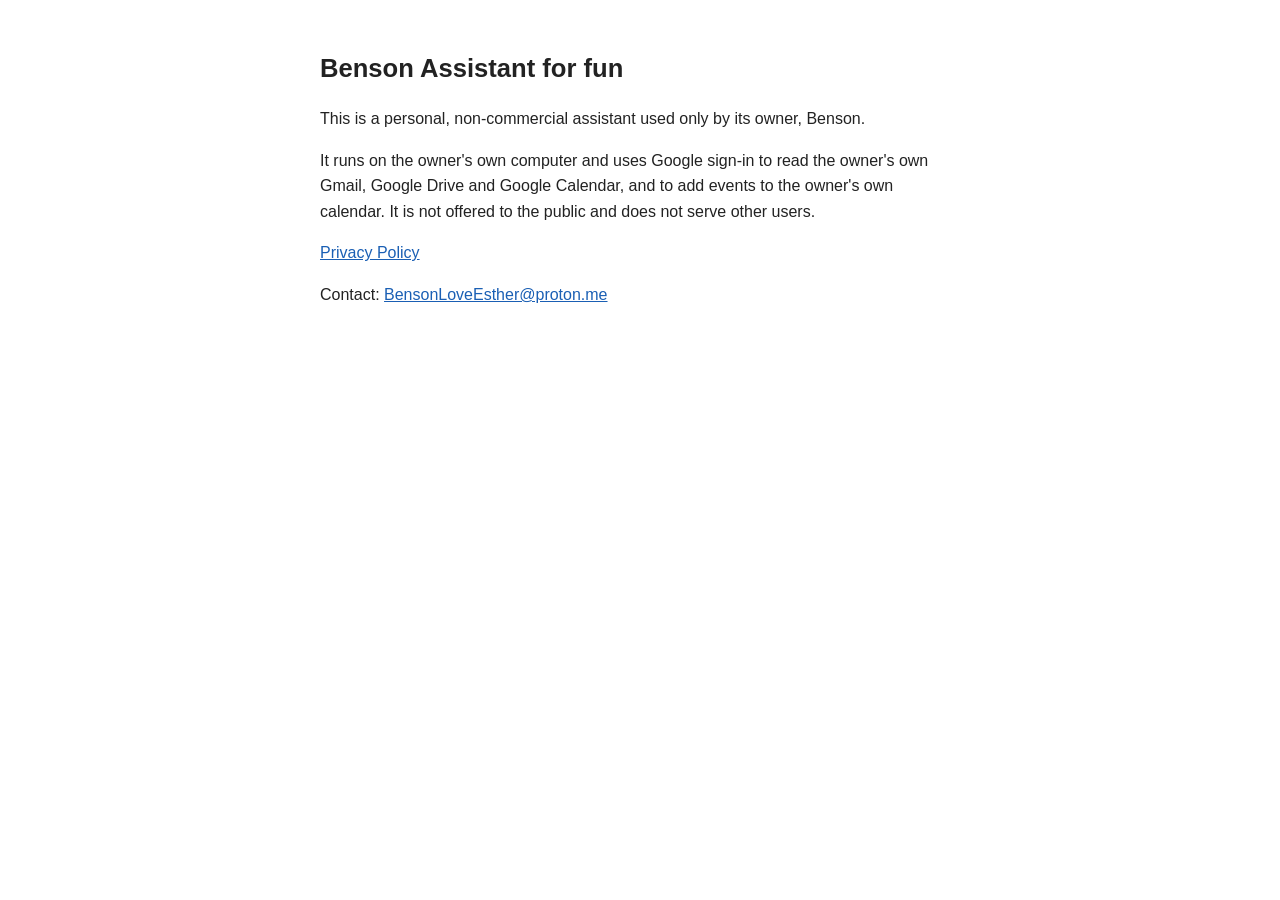
<file: index.html>
<!doctype html>
<html lang="en">
<head>
<meta charset="utf-8">
<meta name="viewport" content="width=device-width, initial-scale=1">
<title>Benson Assistant for fun</title>
<style>
  body { font-family: -apple-system, "Segoe UI", sans-serif; max-width: 640px; margin: 48px auto; padding: 0 16px; line-height: 1.6; color: #222; background: #fff; }
  h1 { font-size: 1.6em; }
  a { color: #1a5fb4; }
</style>
</head>
<body>
<h1>Benson Assistant for fun</h1>
<p>This is a personal, non-commercial assistant used only by its owner, Benson.</p>
<p>It runs on the owner's own computer and uses Google sign-in to read the owner's own Gmail, Google Drive and Google Calendar, and to add events to the owner's own calendar. It is not offered to the public and does not serve other users.</p>
<p><a href="privacy.html">Privacy Policy</a></p>
<p>Contact: <a href="mailto:BensonLoveEsther@proton.me">BensonLoveEsther@proton.me</a></p>
</body>
</html>
</file>
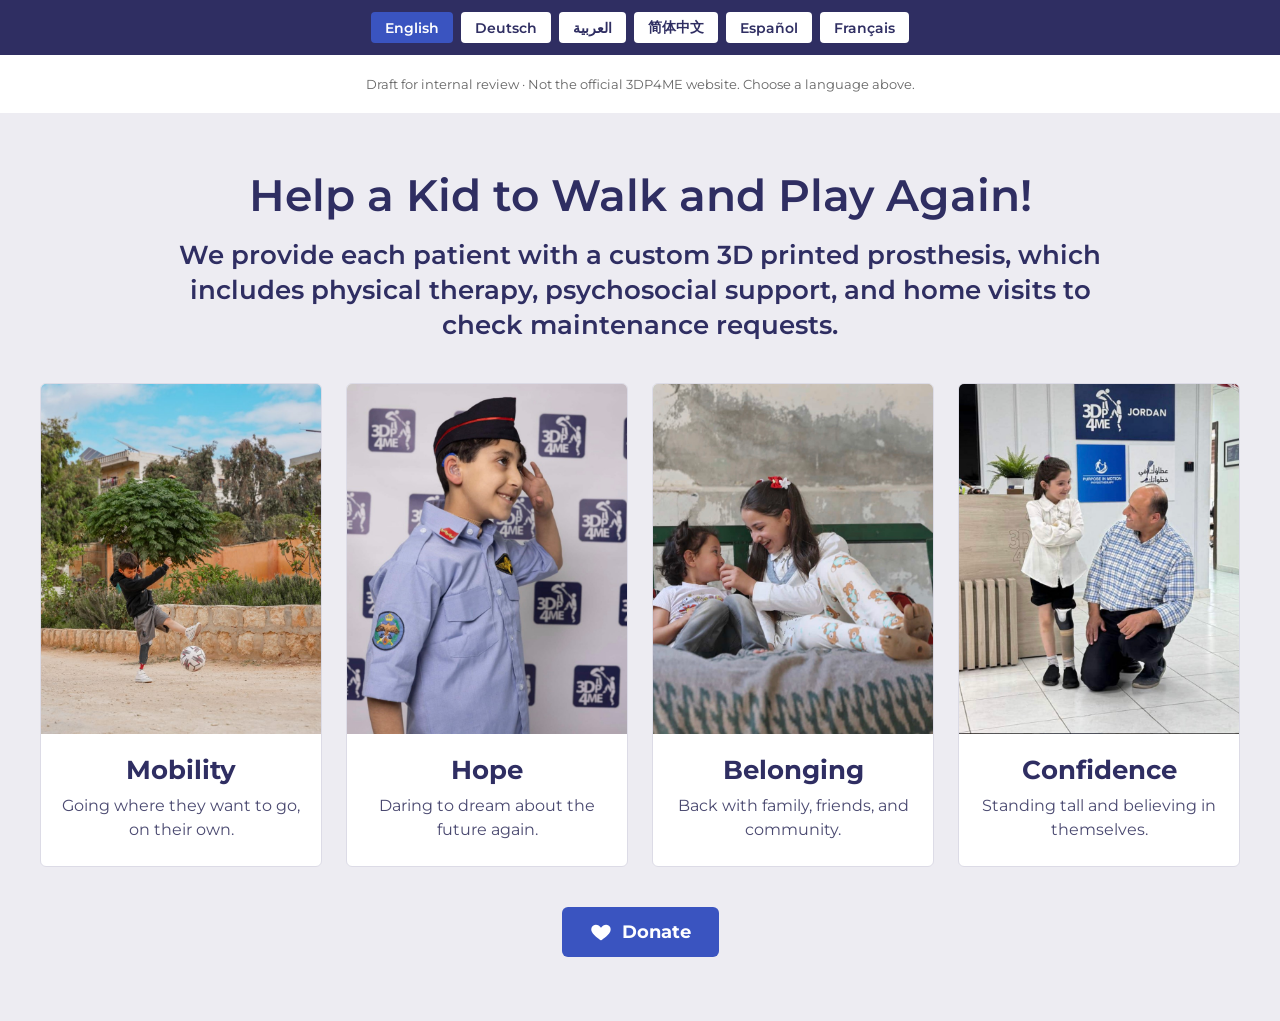
<file: 3dp4me-sponsor/index.html>
<!doctype html>
<!-- 預覽用：在電腦上打開就能看 6 種語言的樣子。真正放進網站的是 section.html -->
<html lang="en">
<head>
<meta charset="utf-8">
<meta name="viewport" content="width=device-width,initial-scale=1">
<meta name="robots" content="noindex,nofollow">
<title>3DP4ME Sponsor Section (Draft)</title>
<link href="https://fonts.googleapis.com/css2?family=Montserrat:wght@500;600;700&display=swap" rel="stylesheet">
<style>
  body{margin:0;background:#fff;font-family:Montserrat,Arial,sans-serif}
  .bar{display:flex;gap:8px;justify-content:center;padding:12px;background:#2f2e62;flex-wrap:wrap}
  .bar button{font:600 14px Montserrat,Arial;padding:6px 14px;border:0;border-radius:4px;cursor:pointer;background:#fff;color:#2f2e62}
  .bar button.on{background:#3a54c0;color:#fff}
  .note{text-align:center;font-size:13px;color:#666;padding:8px}
</style>
</head>
<body>
<div class="bar" id="bar"></div>
<p class="note">Draft for internal review · Not the official 3DP4ME website. Choose a language above.</p>
<div id="slot"></div>

<script>
// 各語言文字：英文是原文，其他是建議翻譯（給 Weglot 校對用）
const T = {
  en:{name:"English",dir:"ltr",h:"Help a Kid to Walk and Play Again!",
    p:"We provide each patient with a custom 3D printed prosthesis, which includes physical therapy, psychosocial support, and home visits to check maintenance requests.",
    v:[["Mobility","Going where they want to go, on their own."],["Hope","Daring to dream about the future again."],["Belonging","Back with family, friends, and community."],["Confidence","Standing tall and believing in themselves."]],
    b:"Donate",u:"/donate"},
  de:{name:"Deutsch",dir:"ltr",h:"Helfen Sie einem Kind, wieder zu laufen und zu spielen!",
    p:"Wir versorgen jeden Patienten mit einer individuell angefertigten Prothese aus dem 3D-Drucker. Dazu gehören Physiotherapie, psychosoziale Unterstützung und Hausbesuche, bei denen wir Wartungsanfragen prüfen.",
    v:[["Mobilität","Selbst dorthin gehen, wohin sie möchten."],["Hoffnung","Wieder von der Zukunft träumen."],["Zugehörigkeit","Wieder mitten in Familie, Freundeskreis und Gemeinschaft."],["Selbstvertrauen","Aufrecht stehen und an sich selbst glauben."]],
    b:"Spenden",u:"/de/donate/"},
  ar:{name:"العربية",dir:"rtl",h:"ساعد طفلاً على المشي واللعب من جديد!",
    p:"نوفّر لكل مريض طرفًا اصطناعيًا مصممًا خصيصًا له ومطبوعًا بتقنية الطباعة ثلاثية الأبعاد، ويشمل ذلك العلاج الطبيعي والدعم النفسي والاجتماعي والزيارات المنزلية لمتابعة طلبات الصيانة.",
    v:[["التنقّل","يذهبون إلى حيث يريدون، بأنفسهم."],["الأمل","يجرؤون على الحلم بالمستقبل من جديد."],["الانتماء","يعودون إلى عائلاتهم وأصدقائهم ومجتمعهم."],["الثقة","يقفون بثبات ويؤمنون بأنفسهم."]],
    b:"تبرّع",u:"/ar/donate/"},
  zh:{name:"简体中文",dir:"ltr",h:"帮助孩子重新行走、尽情玩耍！",
    p:"我们为每位患者量身打造3D打印义肢，并提供物理治疗、心理社会支持，以及上门家访，跟进义肢的维修需求。",
    v:[["行动力","想去哪里，就能自己走去。"],["希望","重新敢于梦想未来。"],["归属","重新回到家人、朋友和社区之中。"],["自信","抬头挺胸，相信自己。"]],
    b:"捐款",u:"/zh/donate/"},
  es:{name:"Español",dir:"ltr",h:"¡Ayuda a un niño a volver a caminar y jugar!",
    p:"Proporcionamos a cada paciente una prótesis personalizada impresa en 3D, que incluye fisioterapia, apoyo psicosocial y visitas a domicilio para atender las solicitudes de mantenimiento.",
    v:[["Movilidad","Ir a donde quieran, por sí mismos."],["Esperanza","Atreverse a soñar de nuevo con el futuro."],["Pertenencia","De vuelta con su familia, sus amigos y su comunidad."],["Confianza","Mantenerse firmes y creer en sí mismos."]],
    b:"Donar",u:"/es/donate/"},
  fr:{name:"Français",dir:"ltr",h:"Aidez un enfant à marcher et à jouer de nouveau !",
    p:"Nous fournissons à chaque patient une prothèse sur mesure imprimée en 3D, accompagnée de kinésithérapie, d’un soutien psychosocial et de visites à domicile pour suivre les demandes d’entretien.",
    v:[["Mobilité","Aller où ils veulent, par eux-mêmes."],["Espoir","Oser rêver à nouveau de l’avenir."],["Appartenance","Retrouver leur famille, leurs amis et leur communauté."],["Confiance","Se tenir droit et croire en soi."]],
    b:"Faire un don",u:"/fr/donate/"}
};
const IMG=["images/freedom.jpg","images/hope.jpg","images/belonging.jpg","images/confidence.jpg"];
let template="";

// 用 textContent 填字，不直接拼 HTML（避免網頁注入）
function render(lang){
  const t=T[lang], slot=document.getElementById("slot");
  slot.innerHTML=template;
  const s=slot.querySelector(".k3d-impact");
  s.dir=t.dir; s.lang=lang;
  s.querySelector("h2").textContent=t.h;
  s.querySelector(".k3d-lead").textContent=t.p;
  s.querySelectorAll(".k3d-card").forEach((c,i)=>{
    c.querySelector("img").src=IMG[i];
    c.querySelector(".k3d-word").textContent=t.v[i][0];
    c.querySelector(".k3d-text").textContent=t.v[i][1];
  });
  const btn=s.querySelector(".k3d-btn");
  btn.lastChild.textContent=" "+t.b;
  btn.href="https://3dp4me.org"+t.u;
  document.querySelectorAll(".bar button").forEach(b=>b.classList.toggle("on",b.dataset.l===lang));
}

const bar=document.getElementById("bar");
Object.keys(T).forEach(l=>{
  const b=document.createElement("button");
  b.textContent=T[l].name; b.dataset.l=l; b.onclick=()=>render(l); bar.appendChild(b);
});

fetch("section.html").then(r=>{ if(!r.ok) throw new Error(r.status); return r.text(); })
  .then(html=>{ template=html; render("en"); })
  .catch(err=>{
    // 直接雙擊打開時，有些瀏覽器不准讀旁邊的檔案，就顯示內嵌版本
    template=document.getElementById("fallback").innerHTML; render("en");
    console.warn("section.html not loaded, using embedded copy:", err);
  });
</script>
<template id="fallback"><!--
  3DP4ME – "Help a Kid to Walk and Play Again!" section
  For: Sponsor a Child page (https://3dp4me.org/sponsor/)

  HOW TO USE (WordPress):
  1. Upload the 4 photos in /images to the Media Library.
  2. Replace the 4 src="images/....jpg" below with their Media Library URLs.
  3. Paste this whole block into a "Custom HTML" block on the page.
  The site's translator (Weglot) will pick up the text for DE / AR / ZH / ES / FR.
  Suggested translations are in For_Web_Designer.md.

  All CSS is scoped under .k3d-impact so it won't affect the rest of the page.
-->
<section class="k3d-impact">
  <style>
    .k3d-impact{--navy:#2f2e62;--blue:#3a54c0;--bg:#edecf2;--card:#fff;--line:#dcdbe6;
      background:var(--bg);padding:56px 20px 64px;text-align:center;
      font-family:Montserrat,"Helvetica Neue",Arial,sans-serif;color:var(--navy)}
    .k3d-impact *{box-sizing:border-box}
    .k3d-impact h2{margin:0 auto 16px;max-width:900px;font-size:clamp(28px,4vw,44px);
      font-weight:600;line-height:1.2;color:var(--navy)}
    .k3d-impact .k3d-lead{margin:0 auto 40px;max-width:960px;font-size:clamp(18px,2.2vw,26px);
      font-weight:600;line-height:1.35;color:var(--navy)}
    .k3d-impact .k3d-grid{display:grid;grid-template-columns:repeat(4,1fr);gap:24px;
      max-width:1200px;margin:0 auto 40px;padding:0;list-style:none}
    .k3d-impact .k3d-card{background:var(--card);border:1px solid var(--line);border-radius:6px;
      overflow:hidden;display:flex;flex-direction:column}
    .k3d-impact .k3d-card img{display:block;width:100%;height:auto;aspect-ratio:4/5;object-fit:cover}
    .k3d-impact .k3d-body{padding:20px 18px 24px}
    .k3d-impact .k3d-word{margin:0 0 8px;font-size:26px;font-weight:700;color:var(--navy)}
    .k3d-impact .k3d-text{margin:0;font-size:16px;line-height:1.5;color:#4a4970}
    .k3d-impact .k3d-btn{display:inline-flex;align-items:center;gap:10px;background:var(--blue);
      color:#fff;text-decoration:none;font-weight:700;font-size:18px;padding:14px 28px;border-radius:6px}
    .k3d-impact .k3d-btn:hover{filter:brightness(1.1)}
    .k3d-impact .k3d-btn svg{width:22px;height:22px;fill:#fff}
    @media (max-width:960px){.k3d-impact .k3d-grid{grid-template-columns:repeat(2,1fr)}}
    @media (max-width:520px){.k3d-impact .k3d-grid{grid-template-columns:1fr;max-width:380px}}
  </style>

  <h2>Help a Kid to Walk and Play Again!</h2>
  <p class="k3d-lead">We provide each patient with a custom 3D printed prosthesis, which includes physical therapy, psychosocial support, and home visits to check maintenance requests.</p>

  <ul class="k3d-grid">
    <li class="k3d-card">
      <img src="images/freedom.jpg" alt="A boy kicks a soccer ball outdoors with his prosthetic leg" loading="lazy" width="800" height="1000">
      <div class="k3d-body">
        <h3 class="k3d-word">Mobility</h3>
        <p class="k3d-text">Going where they want to go, on their own.</p>
      </div>
    </li>
    <li class="k3d-card">
      <img src="images/hope.jpg" alt="A smiling boy in uniform salutes, dreaming of his future" loading="lazy" width="800" height="1000">
      <div class="k3d-body">
        <h3 class="k3d-word">Hope</h3>
        <p class="k3d-text">Daring to dream about the future again.</p>
      </div>
    </li>
    <li class="k3d-card">
      <img src="images/belonging.jpg" alt="Two girls laugh and play together on a swing" loading="lazy" width="800" height="1000">
      <div class="k3d-body">
        <h3 class="k3d-word">Belonging</h3>
        <p class="k3d-text">Back with family, friends, and community.</p>
      </div>
    </li>
    <li class="k3d-card">
      <img src="images/confidence.jpg" alt="A girl stands proudly on her new prosthetic leg, arms crossed and smiling" loading="lazy" width="800" height="1000">
      <div class="k3d-body">
        <h3 class="k3d-word">Confidence</h3>
        <p class="k3d-text">Standing tall and believing in themselves.</p>
      </div>
    </li>
  </ul>

  <a class="k3d-btn" href="/donate">
    <svg viewBox="0 0 24 24" aria-hidden="true"><path d="M12 21s-7.5-4.6-10-9.4C.4 8.3 2.3 4 6.4 4c2.3 0 4 1.3 5.6 3.3C13.6 5.3 15.3 4 17.6 4c4.1 0 6 4.3 4.4 7.6C19.5 16.4 12 21 12 21z"/></svg>
    Donate
  </a>
</section>
</template>
</body>
</html>
</file>
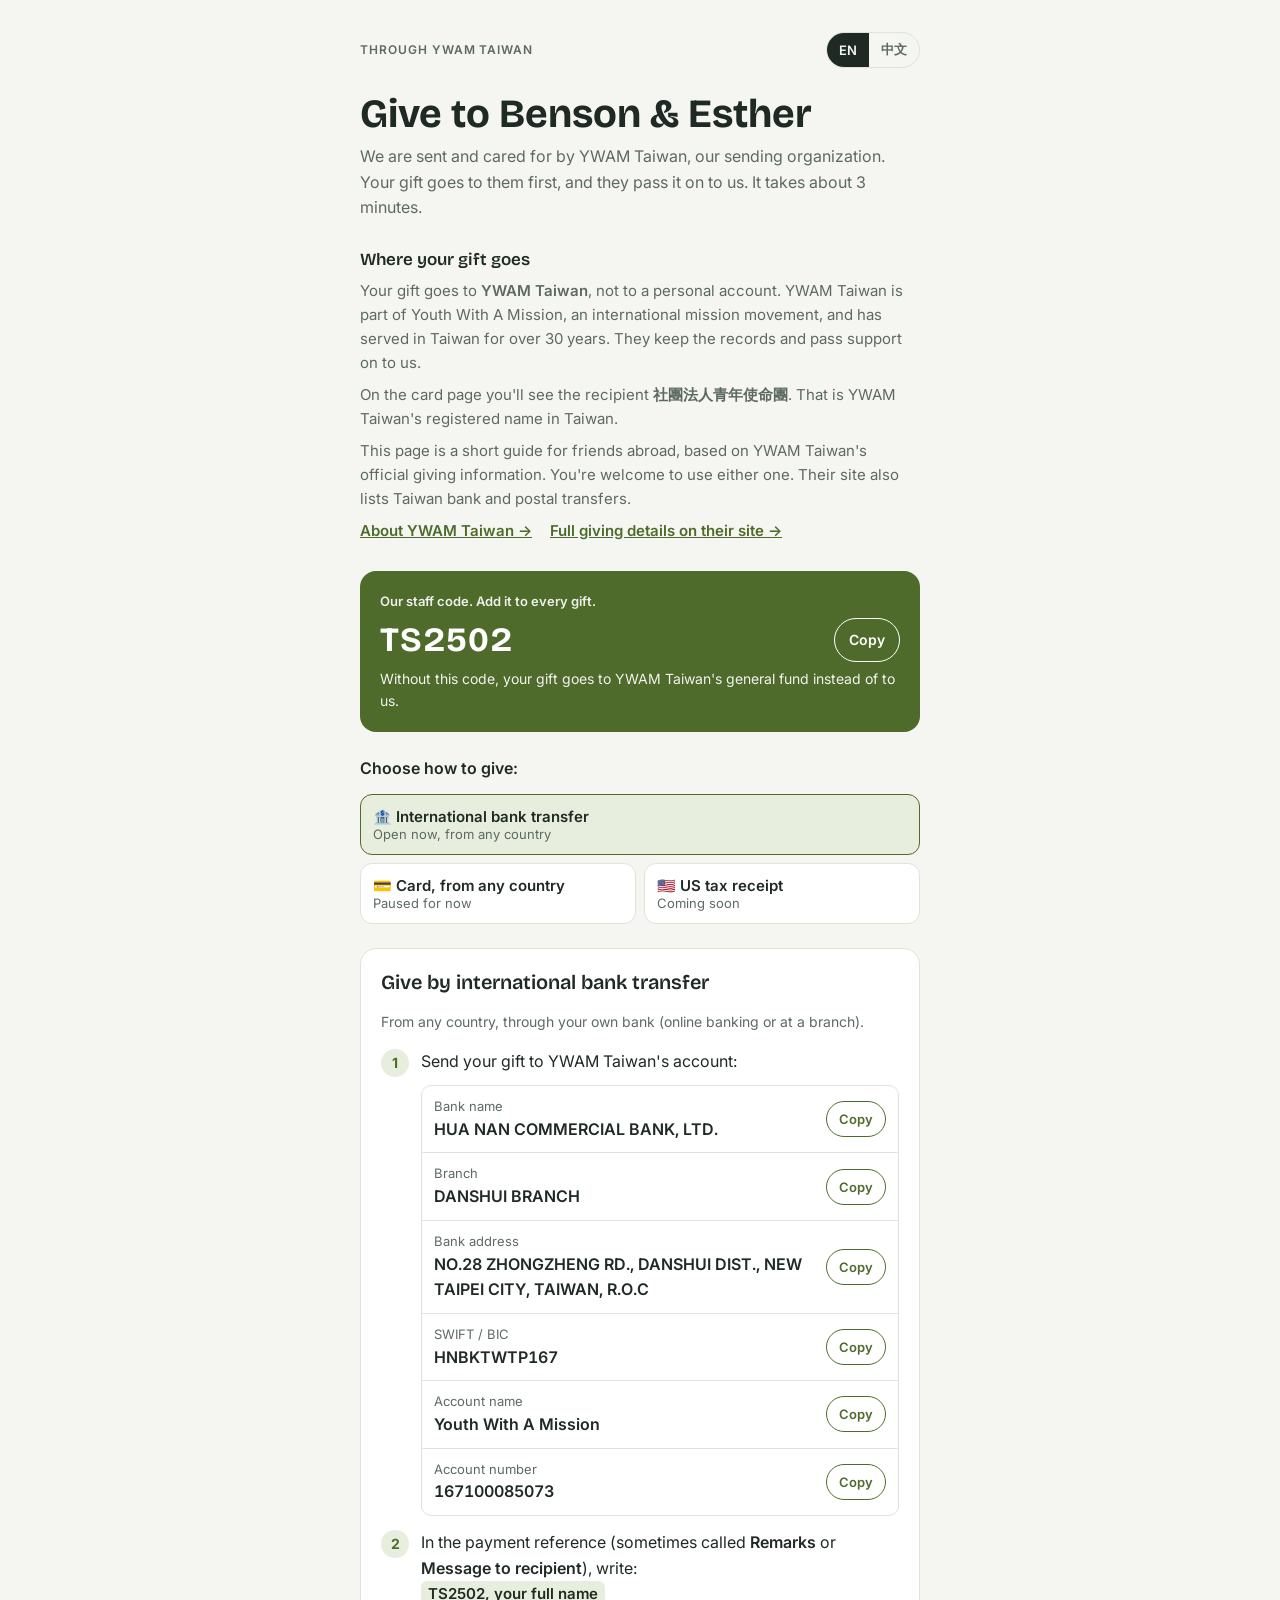
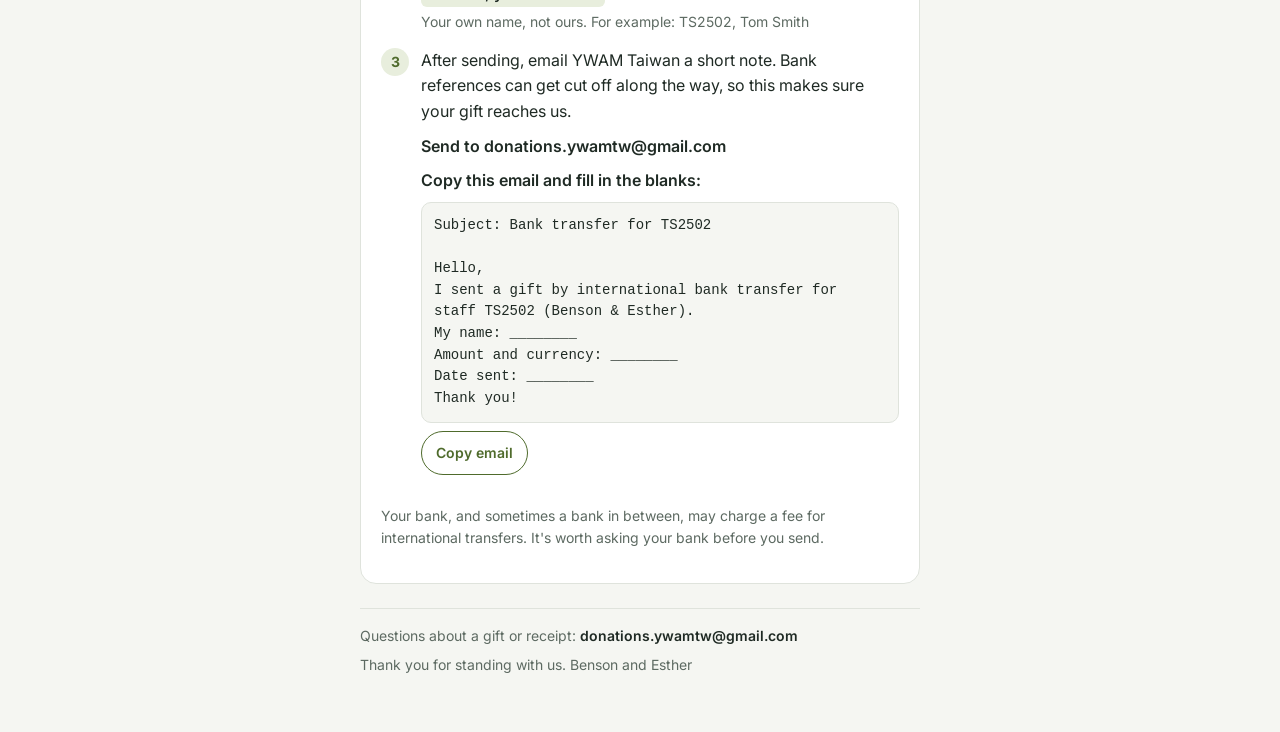
<file: give/index.html>
<!doctype html>
<html lang="en">
<head>
<meta charset="utf-8">
<meta name="viewport" content="width=device-width, initial-scale=1, viewport-fit=cover">
<title>Give to Benson &amp; Esther</title>
<meta name="claude:viewport-fit-sides" content="cover">
<meta name="robots" content="noindex, nofollow">
<link rel="stylesheet" href="https://fonts.googleapis.com/css2?family=Bricolage+Grotesque:opsz,wght@12..96,600;12..96,700&family=Inter:wght@400;500;600&display=swap">
<style>
/* Layout: one narrow column, phone first. A code card on top, a region switch, then numbered steps. */
:root{color-scheme:light;
  --bg:#f5f6f2; --surface:#ffffff; --ink:#1f2a24; --muted:#5d6a62; --line:#dfe3dc;
  --accent:#4f6b2c; --accent-ink:#ffffff; --accent-soft:#e8eedd; --warn-soft:#f4efe2; --warn-ink:#6b5521;
  --display:"Bricolage Grotesque",ui-sans-serif,system-ui,sans-serif;
  --body:"Inter",ui-sans-serif,system-ui,-apple-system,"PingFang TC","Noto Sans TC",sans-serif;
}
@media (prefers-color-scheme: dark){:root:not([data-theme="light"]){
  --bg:#141a16; --surface:#1d2520; --ink:#e7ece6; --muted:#a2ada5; --line:#2f3a33;
  --accent:#a6c47a; --accent-ink:#16200f; --accent-soft:#26331d; --warn-soft:#2e2a1d; --warn-ink:#e2cf98; color-scheme:dark}}
:root[data-theme="dark"]{
  --bg:#141a16; --surface:#1d2520; --ink:#e7ece6; --muted:#a2ada5; --line:#2f3a33;
  --accent:#a6c47a; --accent-ink:#16200f; --accent-soft:#26331d; --warn-soft:#2e2a1d; --warn-ink:#e2cf98; color-scheme:dark}
body{margin:0;background:var(--bg);color:var(--ink);font:16px/1.6 var(--body)}
.wrap{max-width:560px;margin:0 auto;padding-block:32px 56px;padding-left:max(16px,env(safe-area-inset-left,0px));padding-right:max(16px,env(safe-area-inset-right,0px));display:flex;flex-direction:column;gap:24px}
.top{display:flex;justify-content:space-between;align-items:center;gap:12px}
.eyebrow{font-size:12px;letter-spacing:.08em;text-transform:uppercase;color:var(--muted);font-weight:600}
.lang{display:flex;border:1px solid var(--line);border-radius:999px;overflow:hidden}
.lang button{border:0;background:transparent;color:var(--muted);font:600 13px var(--body);padding:6px 12px;cursor:pointer}
.lang button[aria-pressed="true"]{background:var(--ink);color:var(--bg)}
h1{font:700 clamp(30px,8vw,40px)/1.1 var(--display);margin:0;text-wrap:balance}
.lead{margin:8px 0 0;color:var(--muted);max-width:60ch}
.code{background:var(--accent);color:var(--accent-ink);border-radius:16px;padding:20px;display:flex;flex-direction:column;gap:6px}
.code .lbl{font-size:13px;font-weight:600;opacity:.9}
.code .row{display:flex;align-items:center;justify-content:space-between;gap:12px;flex-wrap:wrap}
.code .val{font:700 34px/1 var(--display);letter-spacing:.04em;font-variant-numeric:tabular-nums}
.code .hint{font-size:14px;opacity:.92}
.copy{border:1.5px solid currentColor;background:transparent;color:inherit;border-radius:999px;padding:6px 14px;font:600 14px var(--body);cursor:pointer}
.choose{margin:0 0 -12px;font-weight:600}
.tabs{display:grid;grid-template-columns:1fr 1fr;gap:8px}
.tabs button{border:1.5px solid var(--line);background:var(--surface);color:var(--ink);border-radius:12px;padding:12px;font:600 15px var(--body);cursor:pointer;text-align:left}
.tabs button small{display:block;font-weight:400;color:var(--muted);font-size:13px}
.tabs button[aria-selected="true"]{border-color:var(--accent);background:var(--accent-soft)}
.panel{background:var(--surface);border:1px solid var(--line);border-radius:16px;padding:20px;display:flex;flex-direction:column;gap:16px}
.panel h2{font:600 20px/1.3 var(--display);margin:0}
ol.steps{list-style:none;margin:0;padding:0;display:flex;flex-direction:column;gap:14px;counter-reset:s}
ol.steps > li{display:grid;grid-template-columns:28px 1fr;gap:12px;counter-increment:s}
ol.steps > li::before{content:counter(s);width:28px;height:28px;border-radius:50%;background:var(--accent-soft);color:var(--accent);font:700 14px/28px var(--body);text-align:center}
ol.steps > li > div{min-width:0}
.k{font-weight:600}
.pill{display:inline-block;background:var(--accent-soft);color:var(--ink);border-radius:6px;padding:1px 7px;font-weight:600;font-size:15px}
.btn{display:inline-block;background:var(--accent);color:var(--accent-ink);text-decoration:none;border-radius:999px;padding:10px 18px;font-weight:600;margin-top:6px}
.btn.ghost{background:transparent;color:var(--accent);border:1.5px solid var(--accent)}
.note{font-size:14px;color:var(--muted)}
.soon{background:var(--warn-soft);color:var(--warn-ink);border-radius:12px;padding:12px 14px;font-size:14px}
.tplbox{margin-top:10px;display:flex;flex-direction:column;gap:8px}
.tpl{margin:0;background:var(--bg);border:1px solid var(--line);border-radius:10px;padding:12px;font:14px/1.55 ui-monospace,SFMono-Regular,Menlo,monospace;white-space:pre-wrap;word-break:break-word;color:var(--ink);user-select:all}
.copy2{align-self:flex-start;border:1.5px solid var(--accent);background:transparent;color:var(--accent);border-radius:999px;padding:6px 14px;font:600 14px var(--body);cursor:pointer}
.where{display:flex;flex-direction:column;gap:8px;padding-block:4px}
.where h2{font:600 17px/1.3 var(--display);margin:0}
.where p{margin:0;color:var(--muted);font-size:15px;max-width:62ch}
.where .links{display:flex;flex-wrap:wrap;gap:8px 18px;font-size:15px;font-weight:600}
.where .links a{color:var(--accent)}
.namebox{margin-top:10px;display:flex;flex-direction:column;gap:8px}
.namebox label{font-size:14px;font-weight:600}
.namebox input{font:16px var(--body);padding:10px 12px;border:1.5px solid var(--line);border-radius:10px;background:var(--surface);color:var(--ink);min-height:44px;max-width:100%}
.namebox input:focus-visible{outline:3px solid var(--accent);outline-offset:1px}
.remline{display:flex;align-items:center;gap:10px;flex-wrap:wrap}
.remline .pill{word-break:break-word}
ul.fields{margin:8px 0 0;padding-left:18px;display:flex;flex-direction:column;gap:6px}
.trust{display:flex;flex-direction:column;gap:6px;font-size:14px;color:var(--muted);border-top:1px solid var(--line);padding-top:16px}
.trust a{color:var(--accent)}
.mail{user-select:all;font-weight:600;color:var(--ink)}
.btn,.copy,.copy2,.tabs button{min-height:44px}
.lang button{min-height:34px}
.btn{display:inline-flex;align-items:center}
button:focus-visible,a:focus-visible{outline:3px solid var(--accent);outline-offset:2px}
/* Needed on the public site: .panel's display:flex would otherwise override the hidden attribute, showing both options at once */
[hidden]{display:none!important}
/* Bank transfer is the only option open right now, so it gets the full-width first tab */
.tabs button:first-child{grid-column:1/-1}
.bank{margin:10px 0 0;border:1px solid var(--line);border-radius:10px;overflow:hidden}
.bank div{display:grid;grid-template-columns:minmax(0,1fr) auto;column-gap:10px;padding:10px 12px;border-top:1px solid var(--line);align-items:center}
.bank div:first-child{border-top:0}
.bank dt{grid-column:1;font-size:13px;color:var(--muted)}
.bank dd{grid-column:1;margin:0;font-weight:600;word-break:break-word;font-variant-numeric:tabular-nums}
.bank .cp{grid-column:2;grid-row:1/3;border:1.5px solid var(--accent);background:transparent;color:var(--accent);border-radius:999px;padding:4px 12px;font:600 13px var(--body);cursor:pointer;min-height:36px}
[data-l="zh"]{display:none}
html[lang="zh-Hant"] [data-l="en"]{display:none}
html[lang="zh-Hant"] [data-l="zh"]{display:revert}
</style>
</head>
<body>

<div class="wrap">
  <div class="top">
    <span class="eyebrow"><span data-l="en">Through YWAM Taiwan</span><span data-l="zh">經由 YWAM 台灣青年使命團</span></span>
    <div class="lang" role="group" aria-label="Language">
      <button id="l-en" aria-pressed="true">EN</button><button id="l-zh" aria-pressed="false">中文</button>
    </div>
  </div>

  <header>
    <h1><span data-l="en">Give to Benson &amp; Esther</span><span data-l="zh">支持 Benson &amp; Esther</span></h1>
    <p class="lead">
      <span data-l="en">We are sent and cared for by YWAM Taiwan, our sending organization. Your gift goes to them first, and they pass it on to us. It takes about 3 minutes.</span>
      <span data-l="zh">我們由差會 YWAM 台灣青年使命團差派和照顧。你的奉獻會先進到差會，再由差會轉給我們。大約 3 分鐘就能完成。</span>
    </p>
  </header>

  <section class="where" aria-label="Where your gift goes">
    <h2><span data-l="en">Where your gift goes</span><span data-l="zh">奉獻會到哪裡</span></h2>
    <p><span data-l="en">Your gift goes to <span class="k">YWAM Taiwan</span>, not to a personal account. YWAM Taiwan is part of Youth With A Mission, an international mission movement, and has served in Taiwan for over 30 years. They keep the records and pass support on to us.</span><span data-l="zh">你的奉獻是進到 <span class="k">YWAM 台灣青年使命團</span>，不是進到個人帳戶。YWAM 台灣是國際青年使命團（Youth With A Mission）的一份子，在台灣服事超過 30 年，由他們記帳，再把支持轉給我們。</span></p>
    <p><span data-l="en">On the card page you'll see the recipient <span class="k">社團法人青年使命團</span>. That is YWAM Taiwan's registered name in Taiwan.</span><span data-l="zh">在刷卡頁面上，你會看到收款單位是 <span class="k">社團法人青年使命團</span>，也就是 YWAM 台灣在台灣登記的正式名稱。</span></p>
    <p><span data-l="en">This page is a short guide for friends abroad, based on YWAM Taiwan's official giving information. You're welcome to use either one. Their site also lists Taiwan bank and postal transfers.</span><span data-l="zh">這一頁是根據差會的官方奉獻資訊，整理給海外朋友的簡易說明。兩邊都可以使用；差會的網站另外還有台灣的銀行轉帳和郵政劃撥方式。</span></p>
    <div class="links">
      <a href="https://www.ywamtaiwan.org/about-en" target="_blank" rel="noopener"><span data-l="en">About YWAM Taiwan →</span><span data-l="zh">認識 YWAM 台灣 →</span></a>
      <a href="https://www.ywamtaiwan.org/donate" target="_blank" rel="noopener"><span data-l="en">Full giving details on their site →</span><span data-l="zh">差會網站上的完整奉獻資訊 →</span></a>
    </div>
  </section>

  <section class="code" aria-label="Our code">
    <span class="lbl"><span data-l="en">Our staff code. Add it to every gift.</span><span data-l="zh">我們的同工代碼，每次奉獻都要寫</span></span>
    <div class="row">
      <span class="val" id="code">TS2502</span>
      <button class="copy" id="copyBtn"><span data-l="en">Copy</span><span data-l="zh">複製</span></button>
    </div>
    <span class="hint"><span data-l="en">Without this code, your gift goes to YWAM Taiwan's general fund instead of to us.</span><span data-l="zh">沒寫代碼的話，奉獻會變成差會的一般經費，不會轉給我們。</span></span>
  </section>

  <p class="choose"><span data-l="en">Choose how to give:</span><span data-l="zh">三種奉獻方式，選適合你的就好。</span></p>
  <div class="tabs" role="tablist" aria-label="How would you like to give?">
    <button role="tab" id="t-bank" aria-selected="true" aria-controls="p-bank">🏦 <span data-l="en">International bank transfer</span><span data-l="zh">國際銀行匯款</span><small><span data-l="en">Open now, from any country</span><span data-l="zh">現在就可以用，任何國家都可以</span></small></button>
    <button role="tab" id="t-int" aria-selected="false" aria-controls="p-int">💳 <span data-l="en">Card, from any country</span><span data-l="zh">刷卡（任何國家）</span><small><span data-l="en">Paused for now</span><span data-l="zh">暫停中</span></small></button>
    <button role="tab" id="t-us" aria-selected="false" aria-controls="p-us">🇺🇸 <span data-l="en">US tax receipt</span><span data-l="zh">需要美國抵稅收據</span><small><span data-l="en">Coming soon</span><span data-l="zh">即將開放</span></small></button>
  </div>

  <section class="panel" role="tabpanel" id="p-bank" aria-labelledby="t-bank">
    <h2><span data-l="en">Give by international bank transfer</span><span data-l="zh">國際銀行匯款</span></h2>
    <p class="note" style="margin:0"><span data-l="en">From any country, through your own bank (online banking or at a branch).</span><span data-l="zh">任何國家都可以，用你自己的銀行匯款（網路銀行或臨櫃都可以）。</span></p>
    <ol class="steps">
      <li><div><span data-l="en">Send your gift to YWAM Taiwan's account:</span><span data-l="zh">匯到 YWAM 台灣的帳戶：</span>
        <dl class="bank">
          <div><dt><span data-l="en">Bank name</span><span data-l="zh">銀行名稱</span></dt><dd>HUA NAN COMMERCIAL BANK, LTD.</dd><button class="cp"><span data-l="en">Copy</span><span data-l="zh">複製</span></button></div>
          <div><dt><span data-l="en">Branch</span><span data-l="zh">分行</span></dt><dd>DANSHUI BRANCH</dd><button class="cp"><span data-l="en">Copy</span><span data-l="zh">複製</span></button></div>
          <div><dt><span data-l="en">Bank address</span><span data-l="zh">銀行地址</span></dt><dd>NO.28 ZHONGZHENG RD., DANSHUI DIST., NEW TAIPEI CITY, TAIWAN, R.O.C</dd><button class="cp"><span data-l="en">Copy</span><span data-l="zh">複製</span></button></div>
          <div><dt>SWIFT / BIC</dt><dd>HNBKTWTP167</dd><button class="cp"><span data-l="en">Copy</span><span data-l="zh">複製</span></button></div>
          <div><dt><span data-l="en">Account name</span><span data-l="zh">戶名</span></dt><dd>Youth With A Mission</dd><button class="cp"><span data-l="en">Copy</span><span data-l="zh">複製</span></button></div>
          <div><dt><span data-l="en">Account number</span><span data-l="zh">帳號</span></dt><dd>167100085073</dd><button class="cp"><span data-l="en">Copy</span><span data-l="zh">複製</span></button></div>
        </dl></div></li>
      <li><div><span data-l="en">In the payment reference (sometimes called <span class="k">Remarks</span> or <span class="k">Message to recipient</span>), write:</span><span data-l="zh">在匯款備註（有些銀行叫 <span class="k">Reference</span>、<span class="k">Remarks</span> 或「給收款人的訊息」）寫：</span><br>
        <span class="pill">TS2502, <span data-l="en">your full name</span><span data-l="zh">你的全名</span></span>
        <div class="note" style="margin-top:4px"><span data-l="en">Your own name, not ours. For example: TS2502, Tom Smith</span><span data-l="zh">寫你自己的名字，不是我們的。例如：TS2502, Tom Smith</span></div></div></li>
      <li><div><span data-l="en">After sending, email YWAM Taiwan a short note. Bank references can get cut off along the way, so this makes sure your gift reaches us.</span><span data-l="zh">匯完之後，寄一封短信給 YWAM 台灣。匯款備註有時會在轉匯過程中被截掉，寄了信，差會就能確定這筆是給我們的。</span>
        <div class="tplbox">
          <div class="tplrow"><span class="k"><span data-l="en">Send to</span><span data-l="zh">寄到</span></span> <span class="mail">donations.ywamtw@gmail.com</span></div>
          <div class="tplrow"><span class="k"><span data-l="en">Copy this email and fill in the blanks:</span><span data-l="zh">複製這封信，填上空白處：</span></span></div>
<pre class="tpl" id="tplBank">Subject: Bank transfer for TS2502

Hello,
I sent a gift by international bank transfer for staff TS2502 (Benson &amp; Esther).
My name: ________
Amount and currency: ________
Date sent: ________
Thank you!</pre>
          <button class="copy2" id="copyTplBank"><span data-l="en">Copy email</span><span data-l="zh">複製信件內容</span></button>
        </div></div></li>
    </ol>
    <p class="note"><span data-l="en">Your bank, and sometimes a bank in between, may charge a fee for international transfers. It's worth asking your bank before you send.</span><span data-l="zh">國際匯款通常會有手續費（你的銀行，有時還有中間轉匯的銀行）。匯款前可以先問一下你的銀行。</span></p>
  </section>

  <section class="panel" role="tabpanel" id="p-int" aria-labelledby="t-int" hidden>
    <h2><span data-l="en">Give by card, from anywhere</span><span data-l="zh">刷卡奉獻（任何國家都可以）</span></h2>
    <p class="note" style="margin:0"><span data-l="en">Visa, Mastercard or JCB, credit or debit. Easiest if you don't need a US tax receipt.</span><span data-l="zh">信用卡、簽帳金融卡都可以（Visa、Mastercard、JCB）。在美國、但不需要抵稅收據的朋友，用這個方法最簡單。</span></p>
    <!-- PAUSED 2026-11-22: the ECPay page currently rejects foreign-issued cards ("We do not accept foreign issued credit cards"),
         even for one-time gifts. YWAM Taiwan has been asked. Steps are hidden, not deleted.
         To reopen: remove the pause box below and the hidden attribute on #card-steps. -->
    <div class="soon" style="font-size:16px;line-height:1.6">
      <span data-l="en"><b>Paused for now.</b> We just found out the card page isn't accepting cards from outside Taiwan at the moment. We've asked YWAM Taiwan to fix it.<br><br>Please don't try the card page yet. In the meantime, you can give by <b>international bank transfer</b>. We'll let you know as soon as cards work again. Thank you so much for your patience and for wanting to give!</span>
      <span data-l="zh"><b>暫停中。</b>我們剛發現刷卡頁面目前不收台灣以外發行的卡，已經請 YWAM 台灣協助處理。<br><br>目前請先不要使用刷卡頁面，可以先改用<b>國際銀行匯款</b>。刷卡恢復時，我們會第一時間通知你。謝謝你的耐心，也謝謝你願意支持我們！</span>
    </div>
    <div id="card-steps" hidden>
    <ol class="steps">
      <li><div><span data-l="en">Type your name, then copy the line below. You'll paste it on the card page.</span><span data-l="zh"><span class="k">先準備好備註文字。</span>輸入你的名字，再複製這一行，等一下貼到刷卡頁面。</span>
        <div class="namebox">
          <label for="donorName"><span data-l="en">Your full name (yours, not ours)</span><span data-l="zh">你的全名（你自己的，不是我們的）</span></label>
          <input id="donorName" type="text" autocomplete="name" maxlength="80" placeholder="Tom Smith">
          <div class="remline"><span class="pill" id="remText">TS2502, <span data-l="en">your full name</span><span data-l="zh">你的全名</span></span>
          <button class="copy2" id="copyRem"><span data-l="en">Copy</span><span data-l="zh">複製</span></button></div>
          <span class="note"><span data-l="en">Your name stays on this page. Nothing is sent anywhere.</span><span data-l="zh">名字只留在這個頁面，不會傳到任何地方。</span></span>
        </div></div></li>
      <li><div><span data-l="en">On the card page, you'll fill in:</span><span data-l="zh">刷卡頁面要填的欄位，從上到下是：</span>
        <ul class="fields">
          <li><span class="k">Amount (NT$)</span> <span data-l="en">: in Taiwan dollars. NT$1,000 is roughly €30 or US$32.</span><span data-l="zh">：新台幣，卡片會自動換算。1,000 元大約是 30 歐元或 32 美元。</span></li>
          <li><span class="k">Choose the payment</span> <span data-l="en">: <span class="k">Pay in full</span> (one-time) or <span class="k">Recurring Payments</span> (every 1–12 months, 2–999 times).</span><span data-l="zh">：單次奉獻選 <span class="k">Pay in full</span>；想固定奉獻選 <span class="k">Recurring Payments</span>（定期定額），再選每 1～12 個月扣一次、總共扣 2～999 次。</span></li>
          <li><span class="k">Remarks</span> <span data-l="en">: paste the line you copied.</span><span data-l="zh">（備註）：貼上剛剛複製的那一行。</span></li>
          <li><span data-l="en">Tick the agreement box, press <span class="k">Next</span>, then enter your card.</span><span data-l="zh">勾選同意，按 <span class="k">Next</span>，再填卡號。</span></li>
        </ul></div></li>
      <li><div><span data-l="en">Now open the secure card page (run by ECPay, a Taiwanese payment company). It opens in a new tab.</span><span data-l="zh">現在打開 YWAM 台灣的刷卡頁面（由台灣金流公司綠界 ECPay 處理）。它會開在新分頁，隨時可以切回這裡看。</span><br>
        <a class="btn" href="https://pay.ecpay.com.tw/CreditPayment/ExpressCredit?Enn=e&amp;MerchantID=3200994" target="_blank" rel="noopener"><span data-l="en">Open card page →</span><span data-l="zh">打開刷卡頁面 →</span></a>
        <div class="note" style="margin-top:6px"><span data-l="en">Done! The code tells YWAM Taiwan the gift is for us.</span><span data-l="zh">這樣就完成了。差會看到代碼就知道是給我們的，不用再另外通知。</span></div></div></li>
    </ol>
    <p class="note"><span data-l="en">A 3.5% card fee comes out of the gift. US cards: a card with no foreign transaction fee saves you a little more.</span><span data-l="zh">國外的卡會從奉獻金額扣 3.5% 手續費。美國朋友用「免國外交易手續費」的卡會更省。</span></p>
    </div>
  </section>

  <section class="panel" role="tabpanel" id="p-us" aria-labelledby="t-us" hidden>
    <h2><span data-l="en">Give with a US tax receipt</span><span data-l="zh">需要美國抵稅收據</span></h2>
    <!-- PAUSED 2026-11-20: our YWAM Montana account is being set up. Until we have our Project Number,
         gifts made the old way may not reach us, so the steps are hidden (not deleted).
         To reopen: remove the "Coming soon" box and the hidden attribute on #us-steps, then update the steps. -->
    <div class="soon" style="font-size:16px;line-height:1.6">
      <span data-l="en"><b>Coming soon.</b> We're setting up a new way for US friends to give with a tax receipt, through YWAM Montana. It should be ready soon.<br><br>Please don't give through YWAM Montana yet, as the gift may not reach us. If you'd like to give now, international bank transfer works today (no US tax receipt). We'll let you know as soon as this is ready.</span>
      <span data-l="zh"><b>即將開放。</b>我們正在申請透過 YWAM Montana 讓美國朋友奉獻、取得抵稅收據的新方式，很快就會準備好。<br><br>目前請先不要透過 YWAM Montana 奉獻，因為奉獻可能沒辦法轉到我們這裡。想現在就奉獻的話，可以先用國際銀行匯款（沒有美國抵稅收據）。準備好時我們會第一時間通知你。</span>
    </div>
    <div id="us-steps" hidden>
    <!-- Required "deputized" wording: US gifts belong to YWAM Montana, which controls the funds (that's what makes them tax-deductible). -->
    <p class="note"><span data-l="en">Gifts in the US are made to <b>YWAM Montana</b>, a 501(c)(3) nonprofit, for our ministry through YWAM Taiwan. YWAM Montana has full control and discretion over all donated funds, and your gift is tax-deductible as allowed by law.</span><span data-l="zh">在美國的奉獻是給 <b>YWAM Montana</b>（美國立案的 501(c)(3) 非營利機構），透過 YWAM 台灣支持我們的服事。所有奉獻由 YWAM Montana 全權管理與決定用途，你的奉獻可以依法抵稅。</span></p>
    <ol class="steps">
      <li><div><span data-l="en">Open the giving page of YWAM Montana, a US partner of YWAM Taiwan.</span><span data-l="zh">打開 YWAM Montana 奉獻頁面。YWAM Montana 是在美國幫 YWAM 台灣代收奉獻的夥伴機構。</span><br>
        <a class="btn" href="https://giving.ywammontana.org/support" target="_blank" rel="noopener"><span data-l="en">Open giving page →</span><span data-l="zh">打開奉獻頁面 →</span></a></div></li>
      <li><div><span data-l="en">Under <span class="k">Designated For</span>, choose</span><span data-l="zh">在 <span class="k">Designated For</span> 選</span> <span class="pill">YWAM Taiwan</span></div></li>
      <li><div><span data-l="en">Fill in your details and card or bank account, then press <span class="k">Donate</span>. You can give once or monthly. YWAM Montana emails you a US tax receipt.</span><span data-l="zh">填好你的資料和信用卡或銀行帳戶，按 <span class="k">Donate</span>。可以選單次或每月固定奉獻。YWAM Montana 會寄美國抵稅收據給你。</span></div></li>
      <li><div><span data-l="en">This form has no place for our code, so please email YWAM Taiwan afterward. That way the gift reaches us.</span><span data-l="zh">美國的表單沒有地方寫我們的代碼，所以奉獻完請寄一封短信給 YWAM 台灣。不寄的話，差會不知道這筆奉獻是給我們的。</span>
        <div class="tplbox">
          <div class="tplrow"><span class="k"><span data-l="en">Send to</span><span data-l="zh">寄到</span></span> <span class="mail">donations.ywamtw@gmail.com</span></div>
          <div class="tplrow"><span class="k"><span data-l="en">Copy this email and fill in the blanks:</span><span data-l="zh">複製這封信，填上空白處：</span></span></div>
<pre class="tpl" id="tpl">Subject: Gift via YWAM Montana for TS2502

Hello,
I gave through YWAM Montana for staff TS2502 (Benson &amp; Esther).
My name: ________
Amount: US$ ________
Date: ________
Thank you!</pre>
          <button class="copy2" id="copyTpl"><span data-l="en">Copy email</span><span data-l="zh">複製信件內容</span></button>
          <div class="soon"><span data-l="en">Use your own name for <span class="k">My name</span>. <span class="k">TS2502</span> is already filled in.</span><span data-l="zh"><span class="k">My name</span> 填你自己的名字，不是我們的名字。<span class="k">TS2502</span> 是我們的同工代碼，已經幫你寫好了。</span></div>
        </div></div></li>
    </ol>
    </div>
  </section>

  <footer class="trust">
    <span><span data-l="en">Questions about a gift or receipt:</span><span data-l="zh">奉獻或收據有問題：</span> <span class="mail">donations.ywamtw@gmail.com</span></span>
    <span><span data-l="en">Thank you for standing with us. Benson and Esther</span><span data-l="zh">謝謝你和我們站在一起。Benson and Esther</span></span>
  </footer>
</div>

<script>
(function(){
  var root=document.documentElement;
  function setLang(l){
    root.lang = l==='zh' ? 'zh-Hant' : 'en';
    document.getElementById('l-en').setAttribute('aria-pressed', l!=='zh');
    document.getElementById('l-zh').setAttribute('aria-pressed', l==='zh');
    try{localStorage.setItem('give-lang',l)}catch(e){}
  }
  document.getElementById('l-en').onclick=function(){setLang('en')};
  document.getElementById('l-zh').onclick=function(){setLang('zh')};
  var saved=null; try{saved=localStorage.getItem('give-lang')}catch(e){}
  setLang(saved || ((navigator.language||'').toLowerCase().indexOf('zh')===0 ? 'zh' : 'en'));

  var tabs=[['t-bank','p-bank'],['t-int','p-int'],['t-us','p-us']];

  // Copy one bank detail; if the clipboard is refused, select the text so it can be copied by hand
  Array.prototype.forEach.call(document.querySelectorAll('.bank .cp'),function(b){
    b.onclick=function(){
      var dd=b.parentNode.querySelector('dd');
      var ok=function(){var o=b.innerHTML;b.textContent=root.lang==='en'?'Copied ✓':'已複製 ✓';setTimeout(function(){b.innerHTML=o},1600)};
      var sel=function(){var r=document.createRange();r.selectNodeContents(dd);var s=getSelection();s.removeAllRanges();s.addRange(r)};
      if(navigator.clipboard&&navigator.clipboard.writeText){navigator.clipboard.writeText(dd.textContent).then(ok,sel)}else{sel()}
    };
  });
  tabs.forEach(function(p){
    document.getElementById(p[0]).onclick=function(){
      tabs.forEach(function(q){
        var on=q[0]===p[0];
        document.getElementById(q[0]).setAttribute('aria-selected',on);
        document.getElementById(q[1]).hidden=!on;
      });
    };
  });

  // Copy the US email template; fall back to selecting it if the clipboard is refused
  // Same copy behaviour for both email templates (US and bank transfer)
  [['copyTpl','tpl'],['copyTplBank','tplBank']].forEach(function(ids){
  var tb=document.getElementById(ids[0]);
  tb.onclick=function(){
    var pre=document.getElementById(ids[1]);
    var ok=function(){var o=tb.innerHTML;tb.textContent=root.lang==='en'?'Copied ✓':'已複製 ✓';setTimeout(function(){tb.innerHTML=o},1600)};
    var sel=function(){var r=document.createRange();r.selectNodeContents(pre);var s=getSelection();s.removeAllRanges();s.addRange(r)};
    if(navigator.clipboard&&navigator.clipboard.writeText){navigator.clipboard.writeText(pre.textContent).then(ok,sel)}else{sel()}
  };
  });

  // Build "TS2502, <name>" from what the donor types; the name never leaves the page
  var nameIn=document.getElementById('donorName'), rem=document.getElementById('remText'), remDefault=rem.innerHTML;
  function remLine(){ var n=nameIn.value.trim(); return n ? 'TS2502, '+n : null; }
  nameIn.addEventListener('input',function(){ var l=remLine(); if(l){ rem.textContent=l; } else { rem.innerHTML=remDefault; } });
  var rb=document.getElementById('copyRem');
  rb.onclick=function(){
    var l=remLine();
    if(!l){ nameIn.focus(); return; }
    var ok=function(){var o=rb.innerHTML;rb.textContent=root.lang==='en'?'Copied ✓':'已複製 ✓';setTimeout(function(){rb.innerHTML=o},1600)};
    var sel=function(){var r=document.createRange();r.selectNodeContents(rem);var s=getSelection();s.removeAllRanges();s.addRange(r)};
    if(navigator.clipboard&&navigator.clipboard.writeText){navigator.clipboard.writeText(l).then(ok,sel)}else{sel()}
  };

  var btn=document.getElementById('copyBtn');
  btn.onclick=function(){
    var done=function(){var o=btn.innerHTML;btn.textContent=root.lang==='en'?'Copied ✓':'已複製 ✓';setTimeout(function(){btn.innerHTML=o},1600)};
    var sel=function(){var r=document.createRange();r.selectNodeContents(document.getElementById('code'));var s=getSelection();s.removeAllRanges();s.addRange(r)};
    if(navigator.clipboard&&navigator.clipboard.writeText){navigator.clipboard.writeText('TS2502').then(done,sel)}else{sel()}
  };
})();
</script>

</body>
</html>
</file>
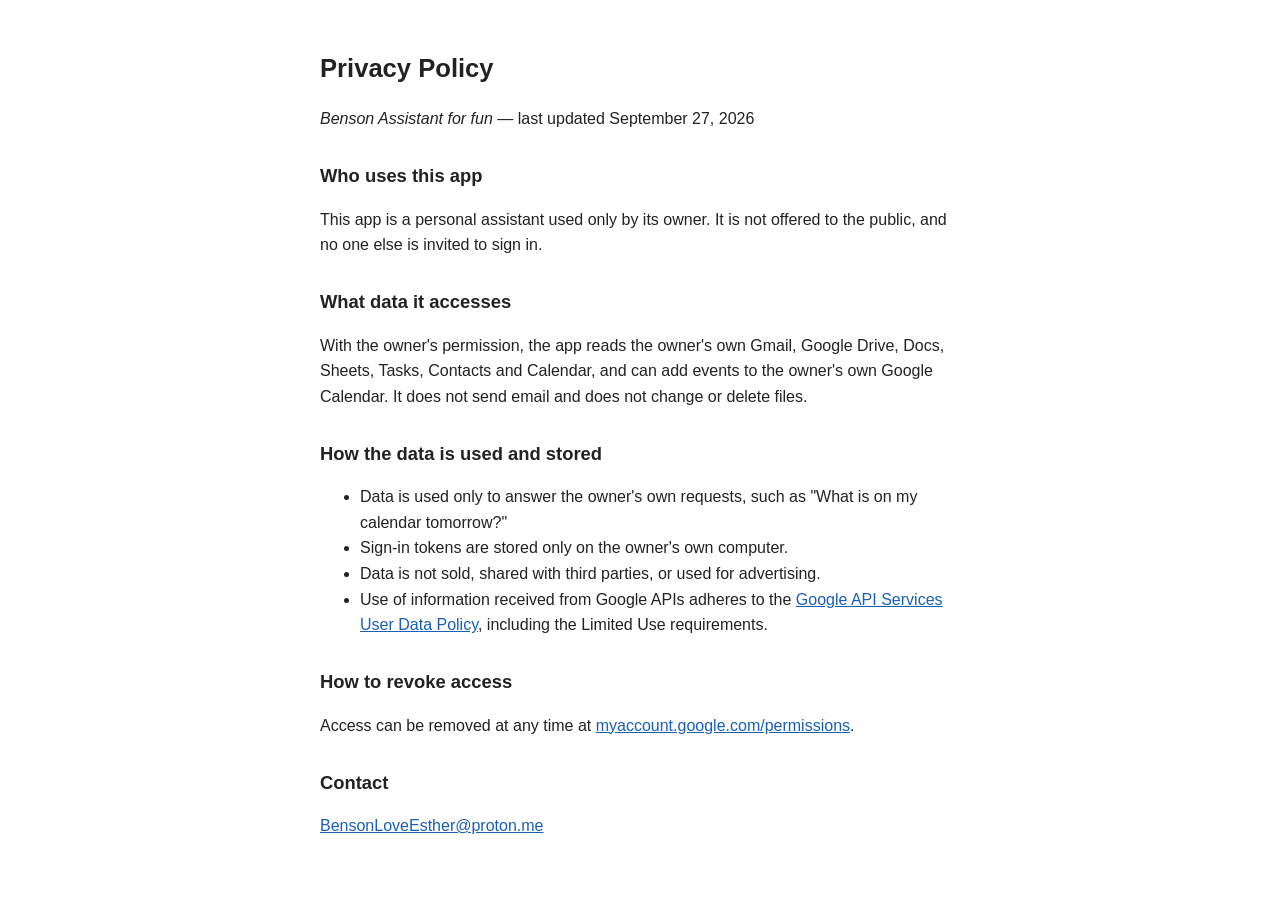
<file: privacy.html>
<!doctype html>
<html lang="en">
<head>
<meta charset="utf-8">
<meta name="viewport" content="width=device-width, initial-scale=1">
<title>Privacy Policy – Benson Assistant for fun</title>
<style>
  body { font-family: -apple-system, "Segoe UI", sans-serif; max-width: 640px; margin: 48px auto; padding: 0 16px; line-height: 1.6; color: #222; background: #fff; }
  h1 { font-size: 1.6em; }
  h2 { font-size: 1.15em; margin-top: 1.6em; }
  a { color: #1a5fb4; }
</style>
</head>
<body>
<h1>Privacy Policy</h1>
<p><em>Benson Assistant for fun</em> — last updated September 27, 2026</p>

<h2>Who uses this app</h2>
<p>This app is a personal assistant used only by its owner. It is not offered to the public, and no one else is invited to sign in.</p>

<h2>What data it accesses</h2>
<p>With the owner's permission, the app reads the owner's own Gmail, Google Drive, Docs, Sheets, Tasks, Contacts and Calendar, and can add events to the owner's own Google Calendar. It does not send email and does not change or delete files.</p>

<h2>How the data is used and stored</h2>
<ul>
  <li>Data is used only to answer the owner's own requests, such as "What is on my calendar tomorrow?"</li>
  <li>Sign-in tokens are stored only on the owner's own computer.</li>
  <li>Data is not sold, shared with third parties, or used for advertising.</li>
  <li>Use of information received from Google APIs adheres to the <a href="https://developers.google.com/terms/api-services-user-data-policy">Google API Services User Data Policy</a>, including the Limited Use requirements.</li>
</ul>

<h2>How to revoke access</h2>
<p>Access can be removed at any time at <a href="https://myaccount.google.com/permissions">myaccount.google.com/permissions</a>.</p>

<h2>Contact</h2>
<p><a href="mailto:BensonLoveEsther@proton.me">BensonLoveEsther@proton.me</a></p>
</body>
</html>
</file>
